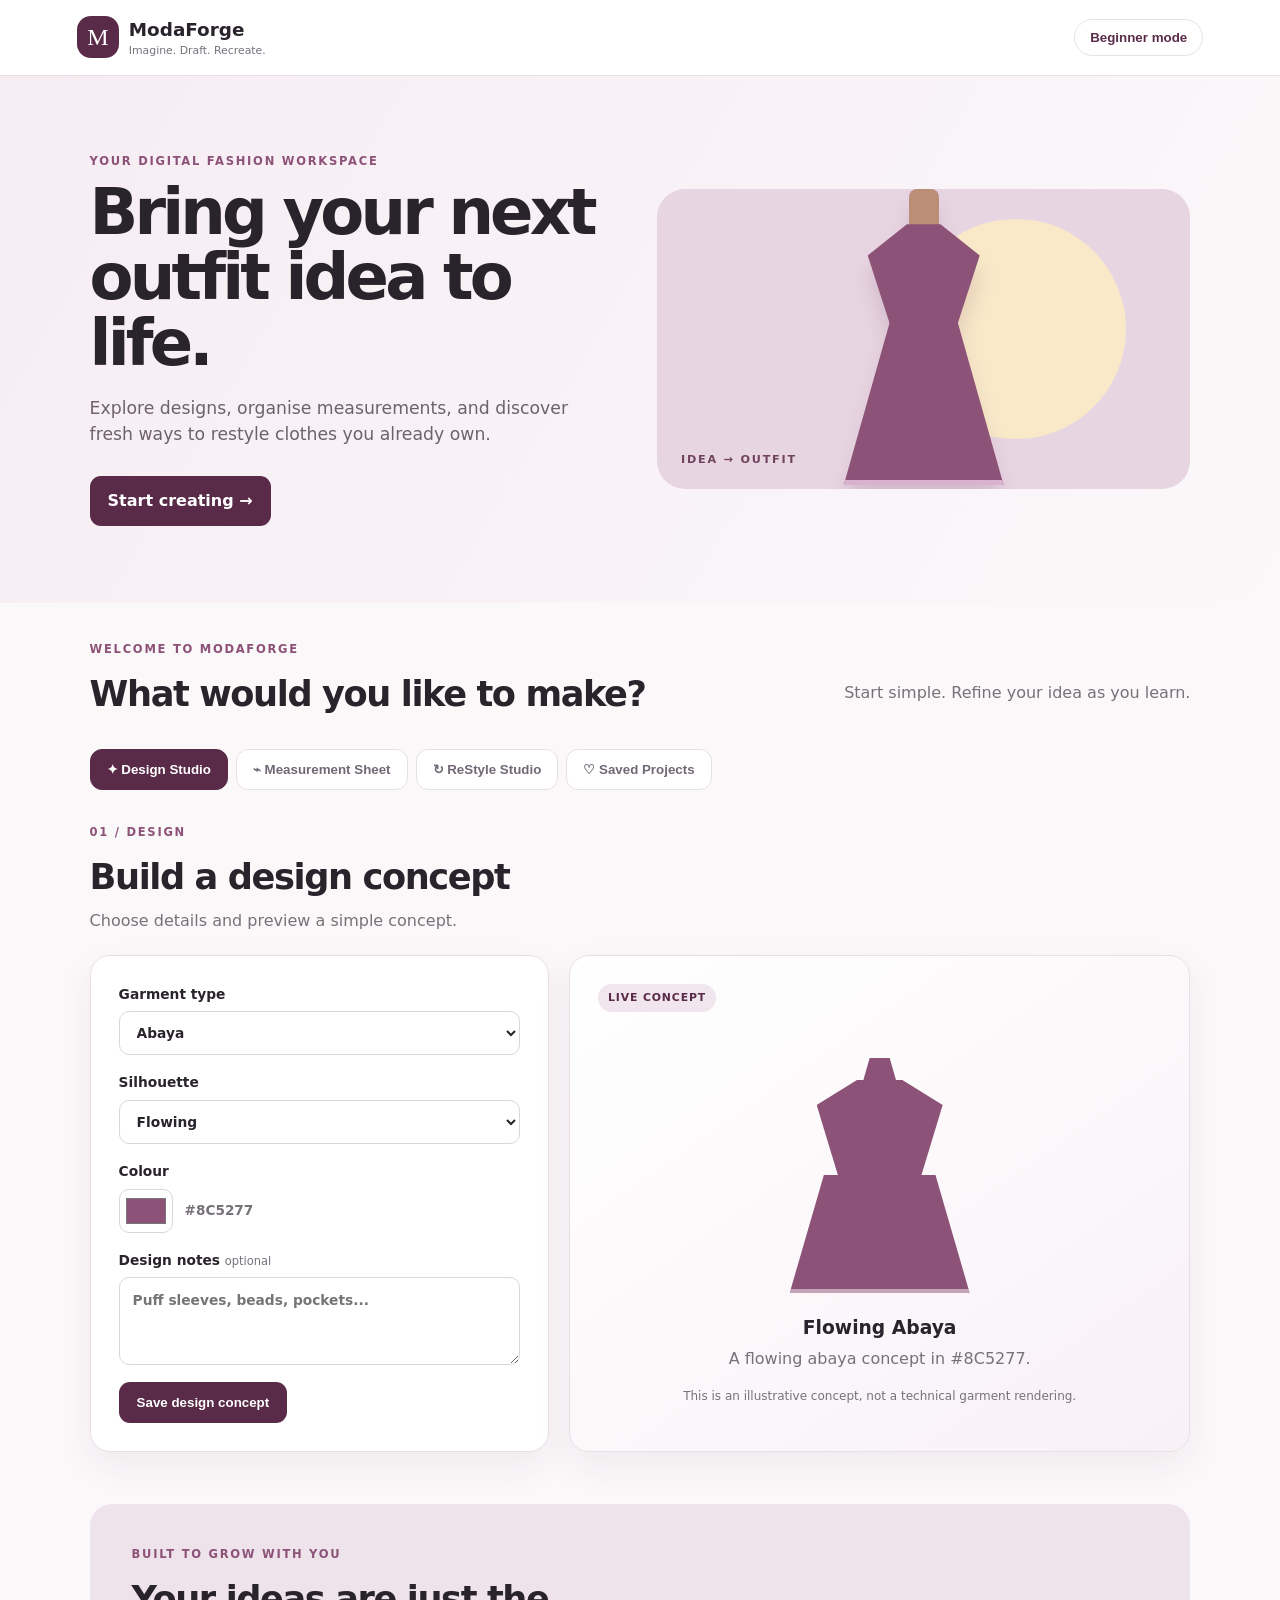
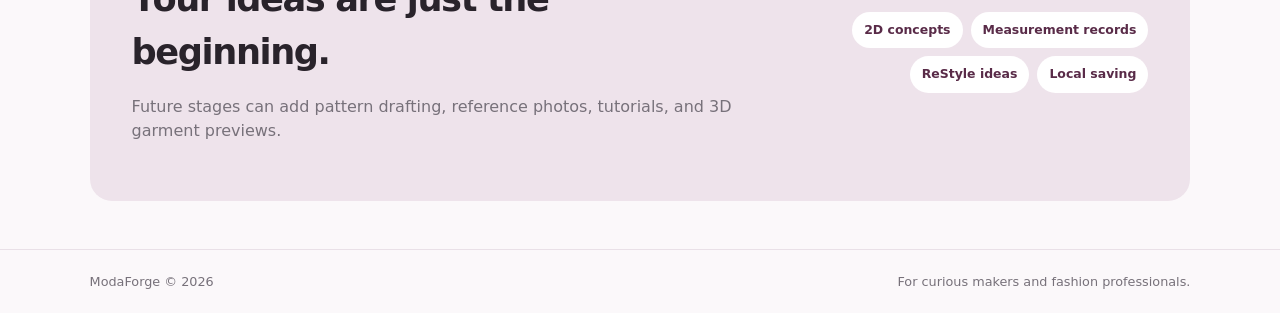
<file: index.html>
<!doctype html>
<html lang="en"><head><meta charset="utf-8"><meta name="viewport" content="width=device-width,initial-scale=1"><meta name="theme-color" content="#592b48"><title>ModaForge | Fashion Studio</title><link rel="stylesheet" href="style.css"></head>
<body><header><a class="brand" href="#"><b>M</b><span>ModaForge<small>Imagine. Draft. Recreate.</small></span></a><button id="mode">Beginner mode</button></header>
<section class="hero"><div><p class="eyebrow">YOUR DIGITAL FASHION WORKSPACE</p><h1>Bring your next outfit idea to life.</h1><p>Explore designs, organise measurements, and discover fresh ways to restyle clothes you already own.</p><a class="btn" href="#studio">Start creating →</a></div><div class="art"><div class="sun"></div><div class="dress"><i></i><b></b><span></span></div><strong>IDEA → OUTFIT</strong></div></section>
<main id="studio"><div class="intro"><div><p class="eyebrow">WELCOME TO MODAFORGE</p><h2>What would you like to make?</h2></div><p>Start simple. Refine your idea as you learn.</p></div>
<nav><button class="tab active" data-tab="design">✦ Design Studio</button><button class="tab" data-tab="measure">⌁ Measurement Sheet</button><button class="tab" data-tab="restyle">↻ ReStyle Studio</button><button class="tab" data-tab="saved">♡ Saved Projects</button></nav>
<section class="panel active" id="design"><div class="heading"><p class="eyebrow">01 / DESIGN</p><h2>Build a design concept</h2><p>Choose details and preview a simple concept.</p></div><div class="columns"><form class="card" id="designForm"><label>Garment type<select id="garment"><option>Abaya</option><option>Dress</option><option>Blouse</option><option>Skirt</option><option>Trousers</option><option>Boubou</option></select></label><label>Silhouette<select id="silhouette"><option>Flowing</option><option>A-line</option><option>Fitted</option><option>Straight</option><option>Flared</option><option>Oversized</option></select></label><label>Colour<div class="colorrow"><input id="colour" type="color" value="#8c5277"><span id="colorText">#8C5277</span></div></label><label>Design notes <small>optional</small><textarea id="notes" rows="3" placeholder="Puff sleeves, beads, pockets..."></textarea></label><button class="btn" type="submit">Save design concept</button></form><div class="card preview"><span class="pill">LIVE CONCEPT</span><div class="garment" id="garment"><div class="neck"></div><div class="top"></div><div class="bottom"></div></div><h3 id="previewTitle">Flowing Abaya</h3><p id="previewText">A flowing Abaya concept in your chosen colour.</p><small>This is an illustrative concept, not a technical garment rendering.</small></div></div></section>
<section class="panel" id="measure"><div class="heading"><p class="eyebrow">02 / MEASURE</p><h2>Create a measurement sheet</h2><p>Record measurements in centimetres and export them as a CSV.</p></div><form class="card" id="measureForm"><div class="grid"><label>Project / client name<input id="client" placeholder="e.g. My blue abaya"></label><label>Garment type<select id="patternGarment"><option>Abaya</option><option>Dress</option><option>Blouse</option><option>Skirt</option><option>Trousers</option><option>Boubou</option></select></label><label>Bust / chest (cm)<input id="bust" type="number" min="0" step="0.1"></label><label>Waist (cm)<input id="waist" type="number" min="0" step="0.1"></label><label>Hip (cm)<input id="hip" type="number" min="0" step="0.1"></label><label>Garment length (cm)<input id="length" type="number" min="0" step="0.1"></label><label>Sleeve length (cm)<input id="sleeve" type="number" min="0" step="0.1"></label><label>Shoulder width (cm)<input id="shoulder" type="number" min="0" step="0.1"></label></div><div class="actions"><button class="btn" type="submit">Save measurement sheet</button><button class="btn secondary" id="csv" type="button">Download CSV</button></div><p id="measureStatus" role="status"></p><aside><b>Important:</b> This starter tool records measurements only. It does not yet generate a construction-ready sewing pattern. Accurate drafting requires garment-specific rules, ease, seam allowances, and fitting tests.</aside></form></section>
<section class="panel" id="restyle"><div class="heading"><p class="eyebrow">03 / REIMAGINE</p><h2>Give an old garment a new life</h2><p>Tell ModaForge what you have and get starter ideas.</p></div><form class="card" id="restyleForm"><div class="grid"><label>What do you have?<select id="old"><option value="oversized shirt">Oversized shirt</option><option value="old dress">Old dress</option><option value="jeans">Jeans</option><option value="plain abaya">Plain abaya</option><option value="large T-shirt">Large T-shirt</option><option value="fabric scraps">Fabric scraps</option><option value="worn trousers">Worn trousers</option></select></label><label>Condition<select id="condition"><option value="good">Good, but boring</option><option value="damage">Small damage or stain</option><option value="large">Too large / poor fit</option><option value="worn">Worn or faded</option></select></label><label>Preferred result<select id="goal"><option value="modest">Modest everyday wear</option><option value="statement">Statement outfit</option><option value="accessory">Accessory or useful item</option><option value="simple">Simple practical remake</option></select></label></div><button class="btn" type="submit">Suggest restyle ideas</button><div id="ideas" class="ideas">Your ideas will appear here.</div></form></section>
<section class="panel" id="saved"><div class="heading headingrow"><div><p class="eyebrow">04 / YOUR WORK</p><h2>Saved projects</h2><p>Projects are stored in this browser on this device.</p></div><button class="plain" id="clear">Clear all</button></div><div id="projectList" class="savedgrid"></div></section></main>
<section class="closing"><div><p class="eyebrow">BUILT TO GROW WITH YOU</p><h2>Your ideas are just the beginning.</h2><p>Future stages can add pattern drafting, reference photos, tutorials, and 3D garment previews.</p></div><div class="chips"><span>2D concepts</span><span>Measurement records</span><span>ReStyle ideas</span><span>Local saving</span></div></section><footer><span>ModaForge © <span id="year"></span></span><span>For curious makers and fashion professionals.</span></footer><script src="script.js"></script></body></html>
</file>
<file: style.css>
:root{--plum:#592b48;--accent:#8c5277;--ink:#29232b;--muted:#77717a;--paper:#fbf8fa;--line:#e9e0e7;--shadow:0 14px 36px #381c3010}*{box-sizing:border-box}html{scroll-behavior:smooth}body{margin:0;background:var(--paper);color:var(--ink);font:16px/1.5 system-ui,-apple-system,"Segoe UI",sans-serif}header{height:76px;display:flex;align-items:center;justify-content:space-between;padding:0 clamp(18px,6vw,80px);background:white;border-bottom:1px solid var(--line)}.brand{display:flex;align-items:center;gap:10px;text-decoration:none;color:var(--ink);font-size:1.15rem;font-weight:850}.brand b{display:grid;place-items:center;width:42px;height:42px;border-radius:14px;background:var(--plum);color:white;font:1.5rem Georgia}.brand small{display:block;font-size:.68rem;color:var(--muted);font-weight:500}button,a{cursor:pointer}header button{border:1px solid var(--line);background:white;color:var(--plum);border-radius:30px;padding:10px 15px;font-weight:700}.hero{padding:clamp(36px,6vw,78px) clamp(18px,7vw,100px);display:grid;grid-template-columns:1fr 1fr;gap:34px;align-items:center;background:linear-gradient(120deg,#f6edf3,#fbf8fa)}.eyebrow{font-size:.72rem;letter-spacing:.15em;color:var(--accent);font-weight:850;margin:0 0 10px}.hero h1{font-size:clamp(2.5rem,5vw,4.5rem);line-height:1.02;letter-spacing:-.06em;margin:0 0 20px}.hero p:not(.eyebrow){color:#6d626d;max-width:520px;margin:0 0 28px;font-size:1.08rem}.btn{display:inline-flex;justify-content:center;align-items:center;gap:8px;border:0;border-radius:11px;background:var(--plum);color:white;text-decoration:none;font-weight:750;padding:13px 18px}.btn:hover{opacity:.9}.secondary{background:#f2e8ef;color:var(--plum)}.art{min-height:300px;max-height:410px;position:relative;overflow:hidden;border-radius:28px;background:#e8d5e2;display:grid;place-items:center}.sun{position:absolute;width:220px;height:220px;border-radius:50%;background:#f9e9c9;right:12%;top:10%}.dress{position:relative;width:200px;height:300px;z-index:1;filter:drop-shadow(0 18px 10px #6e3c5c2a)}.dress i{position:absolute;top:0;left:85px;width:30px;height:48px;background:#bb8e78;border-radius:8px}.dress b{position:absolute;top:35px;left:44px;width:112px;height:104px;background:var(--accent);clip-path:polygon(35% 0,65% 0,100% 30%,79% 100%,21% 100%,0 30%)}.dress span{position:absolute;top:126px;left:20px;width:160px;height:170px;background:var(--accent);clip-path:polygon(30% 0,70% 0,100% 100%,0 100%);border-bottom:5px solid #d9b2cd}.art strong{position:absolute;bottom:20px;left:24px;font-size:.7rem;letter-spacing:.16em;color:#70435e}.intro{padding:38px clamp(18px,7vw,100px) 16px;display:flex;justify-content:space-between;align-items:end;gap:20px}.intro h2,.heading h2,.closing h2{margin:0;font-size:clamp(1.6rem,3vw,2.2rem);letter-spacing:-.04em}.intro>p,.heading>p:not(.eyebrow),.closing p:not(.eyebrow){color:var(--muted)}nav{display:flex;gap:8px;overflow:auto;padding:12px clamp(18px,7vw,100px) 24px}nav button{white-space:nowrap;border:1px solid var(--line);background:white;color:#716875;padding:12px 16px;border-radius:12px;font-weight:750}nav button.active{background:var(--plum);color:white;border-color:var(--plum)}main>.panel{display:none;padding:0 clamp(18px,7vw,100px) 42px}main>.panel.active{display:block}.heading{margin:10px 0 22px}.heading>p:not(.eyebrow){margin:5px 0;color:var(--muted)}.columns{display:grid;grid-template-columns:.85fr 1.15fr;gap:20px}.card{background:white;border:1px solid var(--line);border-radius:20px;padding:clamp(18px,3vw,28px);box-shadow:var(--shadow)}label{display:block;font-size:.86rem;font-weight:750;margin-bottom:17px}label small{font-weight:500;color:var(--muted)}input,select,textarea{display:block;width:100%;margin-top:7px;padding:12px 13px;border:1px solid #ded4dd;border-radius:10px;background:white;color:var(--ink);font:inherit;outline:none}input:focus,select:focus,textarea:focus{border-color:var(--accent);box-shadow:0 0 0 3px #8c52771c}textarea{resize:vertical}.colorrow{display:flex;align-items:center;gap:12px;margin-top:7px}.colorrow input{width:54px;height:44px;margin:0;padding:4px}.colorrow span{font-size:.85rem;color:var(--muted);font-weight:700}.preview{display:flex;flex-direction:column;align-items:center;min-height:420px;background:linear-gradient(145deg,#fff,#f8f1f6)}.pill{align-self:flex-start;padding:6px 10px;border-radius:99px;background:#f1e5ee;color:var(--plum);font-size:.68rem;font-weight:800;letter-spacing:.08em}.garment{height:265px;width:250px;position:relative;margin:20px auto 12px;--garment-colour:#8c5277}.neck{position:absolute;top:26px;left:105px;width:40px;height:35px;background:var(--garment-colour);clip-path:polygon(25% 0,75% 0,100% 100%,0 100%)}.top{position:absolute;top:48px;left:62px;width:126px;height:104px;background:var(--garment-colour);clip-path:polygon(32% 0,68% 0,100% 24%,81% 100%,19% 100%,0 24%)}.bottom{position:absolute;top:143px;left:35px;width:180px;height:118px;background:var(--garment-colour);clip-path:polygon(19% 0,81% 0,100% 100%,0 100%);border-bottom:4px solid #ffffff77}.preview h3{margin:5px 0}.preview p,.preview small{text-align:center;color:var(--muted);margin:0}.preview small{font-size:.75rem;margin-top:16px}.grid{display:grid;grid-template-columns:repeat(2,minmax(0,1fr));gap:0 18px}.actions{display:flex;gap:10px;flex-wrap:wrap}#measureStatus{color:#32694d;font-weight:700;font-size:.86rem}aside{margin-top:20px;padding:15px;background:#fff6e6;border:1px solid #f1dfba;border-radius:12px;font-size:.87rem;color:#6e5a39}.ideas{display:grid;grid-template-columns:repeat(3,minmax(0,1fr));gap:12px;margin-top:22px;color:var(--muted)}.idea{padding:16px;border:1px solid var(--line);background:#fcf8fb;border-radius:14px}.idea small{color:var(--accent);font-weight:850;letter-spacing:.1em}.idea h3{font-size:1rem;margin:7px 0}.idea p{font-size:.86rem;color:#716875;margin:0}.headingrow{display:flex;justify-content:space-between;align-items:center}.plain{border:0;background:transparent;color:#9a355f;font-weight:750}.savedgrid{display:grid;grid-template-columns:repeat(3,minmax(0,1fr));gap:14px}.savedcard{background:white;border:1px solid var(--line);border-radius:15px;padding:18px}.savedcard h3{margin:0 0 6px}.savedcard p{font-size:.85rem;color:var(--muted);overflow-wrap:anywhere}.savedcard button{border:1px solid #e8dbe5;border-radius:9px;background:#fff7fc;color:#8a355f;padding:8px 11px;font-weight:700}.empty{grid-column:1/-1;padding:30px;border:1px dashed #d9c8d6;border-radius:15px;text-align:center;color:var(--muted);background:white}.closing{margin:10px clamp(18px,7vw,100px) 48px;padding:clamp(22px,4vw,42px);border-radius:22px;background:#eee3eb;display:flex;justify-content:space-between;align-items:center;gap:25px}.closing>div:first-child{max-width:600px}.chips{display:flex;flex-wrap:wrap;justify-content:flex-end;gap:8px;max-width:360px}.chips span{background:white;padding:9px 12px;border-radius:999px;font-size:.78rem;font-weight:750;color:var(--plum)}footer{display:flex;justify-content:space-between;gap:16px;padding:22px clamp(18px,7vw,100px);border-top:1px solid var(--line);font-size:.8rem;color:var(--muted)}body.advanced header button{background:#f1e5ee}@media(max-width:760px){.hero{grid-template-columns:1fr;padding-top:42px}.intro{align-items:start;flex-direction:column;gap:5px}.columns{grid-template-columns:1fr}.grid{grid-template-columns:1fr}.ideas,.savedgrid{grid-template-columns:1fr}.closing{align-items:flex-start;flex-direction:column}.chips{justify-content:flex-start}.headingrow{align-items:flex-start}footer{flex-direction:column;gap:5px}}@media(prefers-reduced-motion:reduce){html{scroll-behavior:auto}}
</file>
